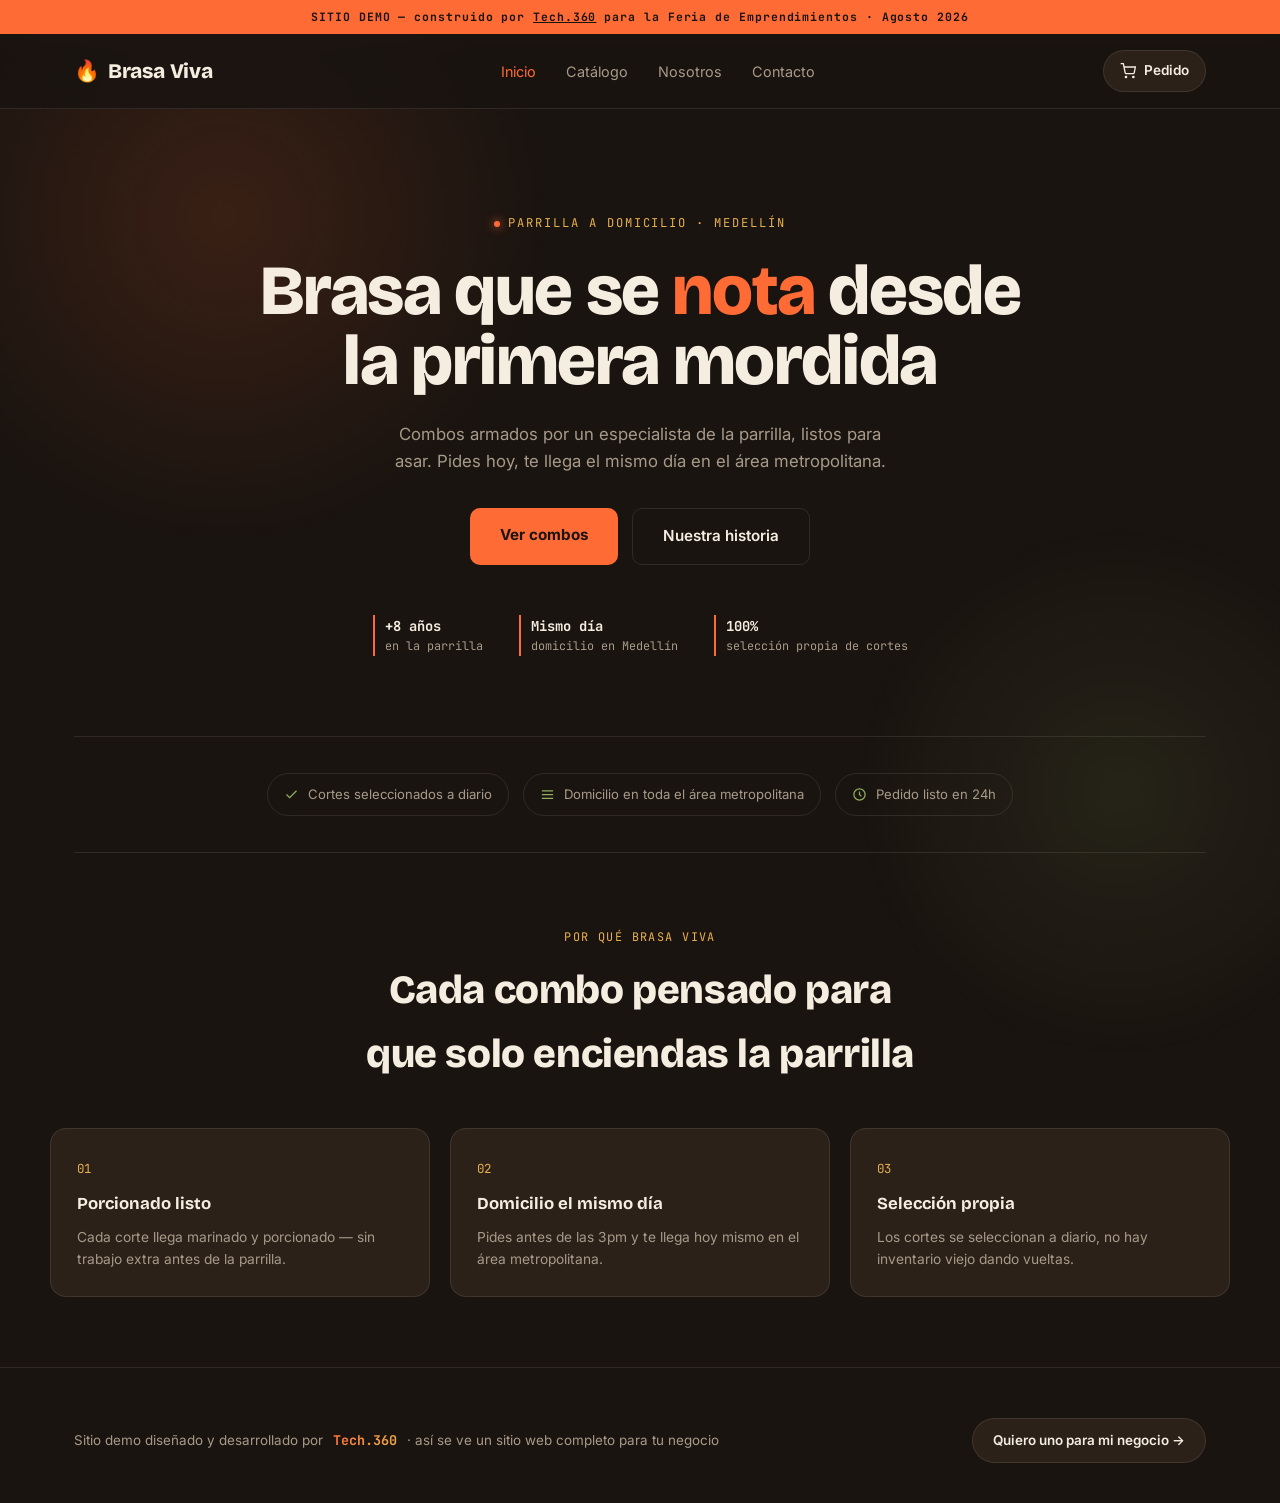
<file: index.html>
<!DOCTYPE html>
<html lang="es">
<head>
<meta charset="UTF-8">
<meta name="viewport" content="width=device-width, initial-scale=1.0">
<title>Brasa Viva — Parrilla a domicilio en Medellín | Demo Tech.360</title>
<link rel="preconnect" href="https://fonts.googleapis.com">
<link rel="preconnect" href="https://fonts.gstatic.com" crossorigin>
<link href="https://fonts.googleapis.com/css2?family=Bricolage+Grotesque:opsz,wght@12..96,400..900&family=Inter:wght@400;500;600;700&family=JetBrains+Mono:wght@400;500;700&display=swap" rel="stylesheet">
<link rel="stylesheet" href="styles.css">
</head>
<body>

<div class="demo-ribbon">SITIO DEMO — construido por <b>Tech.360</b> para la Feria de Emprendimientos · Agosto 2026</div>

<header>
  <nav>
    <a href="index.html" class="logo"><span class="flame">🔥</span> Brasa Viva</a>
    <div class="nav-links" id="navLinks">
      <a href="index.html" class="active">Inicio</a>
      <a href="catalogo.html">Catálogo</a>
      <a href="nosotros.html">Nosotros</a>
      <a href="contacto.html">Contacto</a>
    </div>
    <div class="nav-right">
      <a href="catalogo.html" class="cart-btn">
        <svg viewBox="0 0 24 24" fill="none" stroke="currentColor" stroke-width="2"><circle cx="9" cy="21" r="1"/><circle cx="20" cy="21" r="1"/><path d="M1 1h4l2.7 13.4a2 2 0 0 0 2 1.6h9.7a2 2 0 0 0 2-1.6L23 6H6"/></svg>
        Pedido
      </a>
      <button class="nav-toggle" id="navToggle" aria-label="Abrir menú"><span></span><span></span><span></span></button>
    </div>
  </nav>
</header>

<section class="hero">
  <span class="eyebrow">Parrilla a domicilio · Medellín</span>
  <h1>Brasa que se <span class="accent">nota</span> desde la primera mordida</h1>
  <p class="lead">Combos armados por un especialista de la parrilla, listos para asar. Pides hoy, te llega el mismo día en el área metropolitana.</p>
  <div class="hero-actions">
    <a href="catalogo.html" class="btn-primary">Ver combos</a>
    <a href="nosotros.html" class="btn-ghost">Nuestra historia</a>
  </div>
  <div class="hero-strip">
    <div><strong>+8 años</strong>en la parrilla</div>
    <div><strong>Mismo día</strong>domicilio en Medellín</div>
    <div><strong>100%</strong>selección propia de cortes</div>
  </div>
</section>

<div class="container">
  <div class="trust">
    <div class="trust-pill"><svg viewBox="0 0 24 24" fill="none" stroke="currentColor" stroke-width="2"><path d="M20 6 9 17l-5-5"/></svg>Cortes seleccionados a diario</div>
    <div class="trust-pill"><svg viewBox="0 0 24 24" fill="none" stroke="currentColor" stroke-width="2"><path d="M3 12h18M3 6h18M3 18h18"/></svg>Domicilio en toda el área metropolitana</div>
    <div class="trust-pill"><svg viewBox="0 0 24 24" fill="none" stroke="currentColor" stroke-width="2"><circle cx="12" cy="12" r="9"/><path d="M12 7v5l3 3"/></svg>Pedido listo en 24h</div>
  </div>
</div>

<section class="section container">
  <div class="section-head center">
    <span class="eyebrow">Por qué Brasa Viva</span>
    <h2>Cada combo pensado para que solo enciendas la parrilla</h2>
  </div>
  <div class="value-grid">
    <div class="value-card">
      <span class="num mono">01</span>
      <h3>Porcionado listo</h3>
      <p>Cada corte llega marinado y porcionado — sin trabajo extra antes de la parrilla.</p>
    </div>
    <div class="value-card">
      <span class="num mono">02</span>
      <h3>Domicilio el mismo día</h3>
      <p>Pides antes de las 3pm y te llega hoy mismo en el área metropolitana.</p>
    </div>
    <div class="value-card">
      <span class="num mono">03</span>
      <h3>Selección propia</h3>
      <p>Los cortes se seleccionan a diario, no hay inventario viejo dando vueltas.</p>
    </div>
  </div>
</section>

<footer>
  <div class="container footer-inner">
    <div class="footer-attr">
      Sitio demo diseñado y desarrollado por <span class="grad">Tech.360</span> · así se ve un sitio web completo para tu negocio
    </div>
    <a href="https://wa.me/573107344780?text=Hola%2C%20vi%20la%20demo%20Brasa%20Viva%20en%20la%20feria%20y%20quiero%20un%20sitio%20as%C3%AD%20para%20mi%20negocio" target="_blank" class="footer-cta">Quiero uno para mi negocio →</a>
  </div>
</footer>

<script>
  document.getElementById('navToggle').addEventListener('click', () => {
    document.getElementById('navLinks').classList.toggle('open');
  });
  document.querySelectorAll('#navLinks a').forEach(link => {
    link.addEventListener('click', () => document.getElementById('navLinks').classList.remove('open'));
  });
</script>

</body>
</html>
</file>
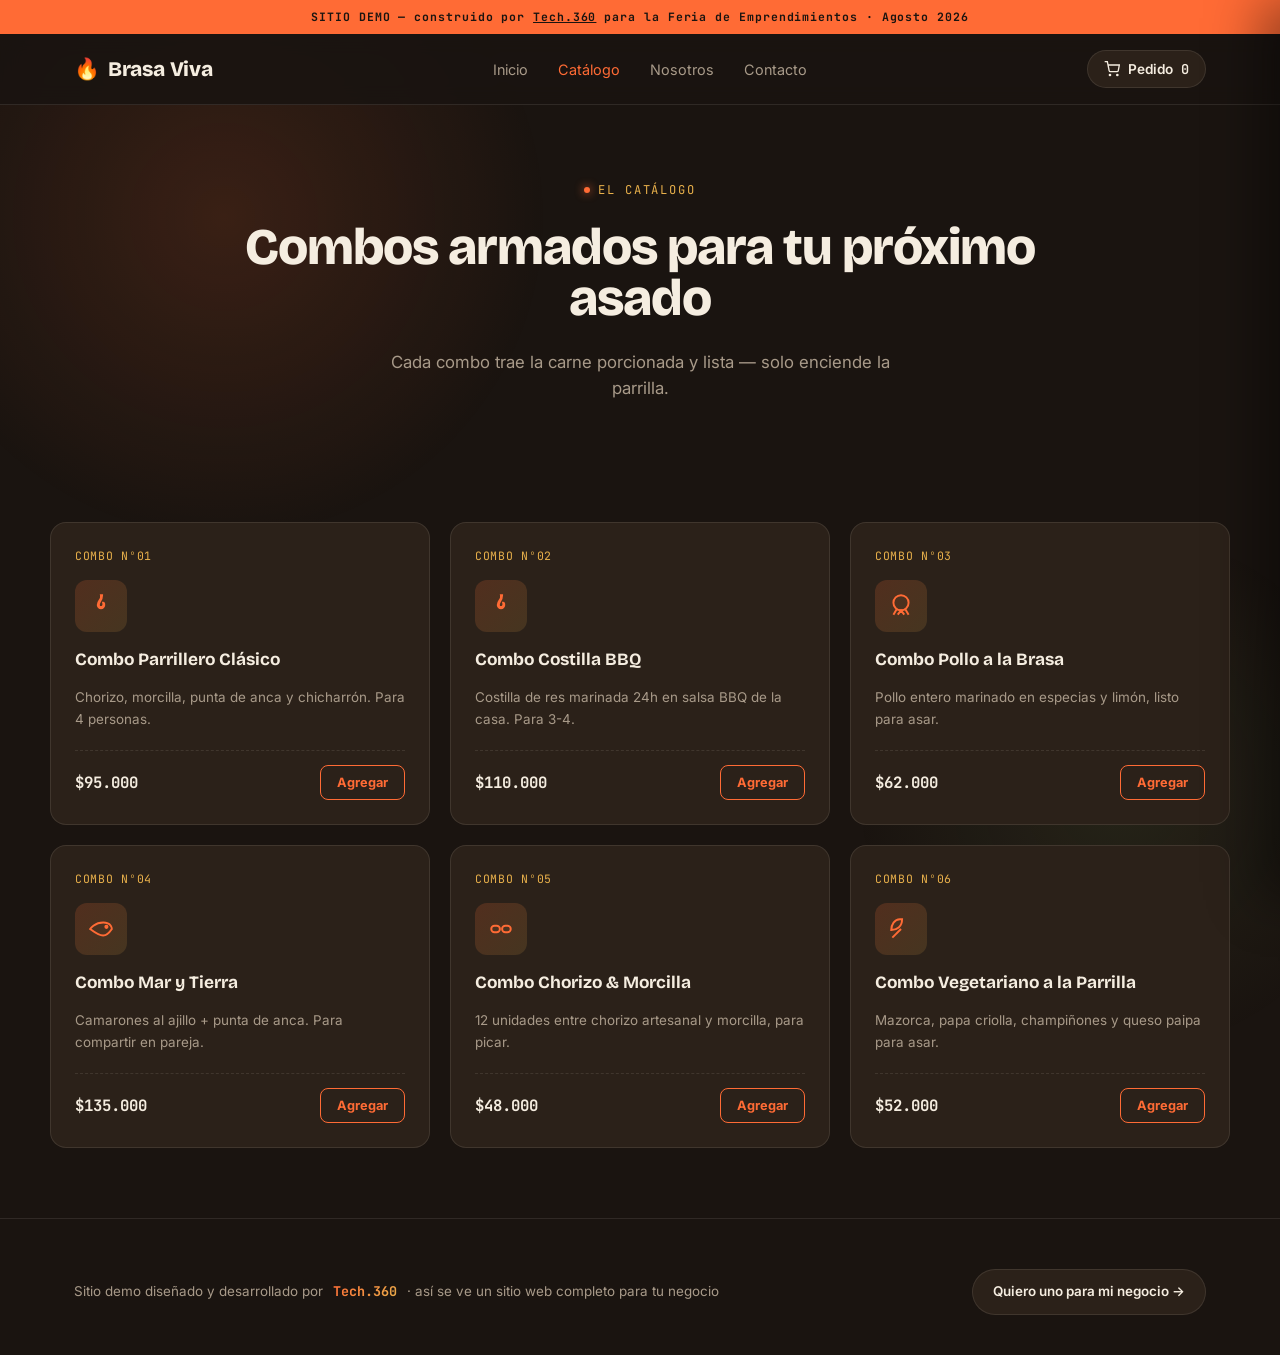
<file: catalogo.html>
<!DOCTYPE html>
<html lang="es">
<head>
<meta charset="UTF-8">
<meta name="viewport" content="width=device-width, initial-scale=1.0">
<title>Catálogo — Brasa Viva | Demo Tech.360</title>
<link rel="preconnect" href="https://fonts.googleapis.com">
<link rel="preconnect" href="https://fonts.gstatic.com" crossorigin>
<link href="https://fonts.googleapis.com/css2?family=Bricolage+Grotesque:opsz,wght@12..96,400..900&family=Inter:wght@400;500;600;700&family=JetBrains+Mono:wght@400;500;700&display=swap" rel="stylesheet">
<link rel="stylesheet" href="styles.css">
</head>
<body>

<div class="demo-ribbon">SITIO DEMO — construido por <b>Tech.360</b> para la Feria de Emprendimientos · Agosto 2026</div>

<header>
  <nav>
    <a href="index.html" class="logo"><span class="flame">🔥</span> Brasa Viva</a>
    <div class="nav-links" id="navLinks">
      <a href="index.html">Inicio</a>
      <a href="catalogo.html" class="active">Catálogo</a>
      <a href="nosotros.html">Nosotros</a>
      <a href="contacto.html">Contacto</a>
    </div>
    <div class="nav-right">
      <button class="cart-btn" id="cartBtn">
        <svg viewBox="0 0 24 24" fill="none" stroke="currentColor" stroke-width="2"><circle cx="9" cy="21" r="1"/><circle cx="20" cy="21" r="1"/><path d="M1 1h4l2.7 13.4a2 2 0 0 0 2 1.6h9.7a2 2 0 0 0 2-1.6L23 6H6"/></svg>
        Pedido <span class="cart-count mono" id="cartCount">0</span>
      </button>
      <button class="nav-toggle" id="navToggle" aria-label="Abrir menú"><span></span><span></span><span></span></button>
    </div>
  </nav>
</header>

<section class="hero small">
  <span class="eyebrow">El catálogo</span>
  <h1 style="font-size:clamp(2rem,5vw,3.2rem);">Combos armados para tu próximo asado</h1>
  <p class="lead">Cada combo trae la carne porcionada y lista — solo enciende la parrilla.</p>
</section>

<section class="section container">
  <div class="grid" id="productGrid"></div>
</section>

<footer>
  <div class="container footer-inner">
    <div class="footer-attr">
      Sitio demo diseñado y desarrollado por <span class="grad">Tech.360</span> · así se ve un sitio web completo para tu negocio
    </div>
    <a href="https://wa.me/573107344780?text=Hola%2C%20vi%20la%20demo%20Brasa%20Viva%20en%20la%20feria%20y%20quiero%20un%20sitio%20as%C3%AD%20para%20mi%20negocio" target="_blank" class="footer-cta">Quiero uno para mi negocio →</a>
  </div>
</footer>

<div class="cart-overlay" id="cartOverlay"></div>
<div class="cart-drawer" id="cartDrawer">
  <div class="ticket-head">
    <button class="close-cart" id="closeCart">
      <svg viewBox="0 0 24 24" width="16" height="16" fill="none" stroke="currentColor" stroke-width="2"><path d="M18 6 6 18M6 6l12 12"/></svg>
    </button>
    <span class="tag">PEDIDO Nº AUTO</span>
    <h3>Tu recibo</h3>
  </div>
  <div class="ticket-body" id="ticketBody"></div>
  <div class="ticket-foot">
    <div class="ticket-total"><span>Total</span><span id="ticketTotal" class="mono">$0</span></div>
    <button class="checkout-btn" id="checkoutBtn" disabled>Ir a pagar</button>
  </div>
</div>

<div class="modal-overlay" id="modalOverlay">
  <div class="modal" id="modalContent"></div>
</div>

<script>
const PRODUCTS = [
  { id:1, name:"Combo Parrillero Clásico", desc:"Chorizo, morcilla, punta de anca y chicharrón. Para 4 personas.", price:95000, icon:"flame" },
  { id:2, name:"Combo Costilla BBQ", desc:"Costilla de res marinada 24h en salsa BBQ de la casa. Para 3-4.", price:110000, icon:"flame" },
  { id:3, name:"Combo Pollo a la Brasa", desc:"Pollo entero marinado en especias y limón, listo para asar.", price:62000, icon:"drum" },
  { id:4, name:"Combo Mar y Tierra", desc:"Camarones al ajillo + punta de anca. Para compartir en pareja.", price:135000, icon:"fish" },
  { id:5, name:"Combo Chorizo & Morcilla", desc:"12 unidades entre chorizo artesanal y morcilla, para picar.", price:48000, icon:"link" },
  { id:6, name:"Combo Vegetariano a la Parrilla", desc:"Mazorca, papa criolla, champiñones y queso paipa para asar.", price:52000, icon:"leaf" },
];

const ICONS = {
  flame: '<path d="M12 2c1 4-3 5-3 9a3 3 0 0 0 6 0c0-1-.5-2-1-2 1 3-1 4-2 4a2 2 0 0 1-2-2c0-3 3-4 3-9z"/>',
  drum: '<circle cx="12" cy="9" r="7"/><path d="M9 20l3-4 3 4M8 15l-3 5M16 15l3 5"/>',
  fish: '<path d="M2 12s4-6 12-6 8 6 8 6-4 6-8 6-12-6-12-6z"/><circle cx="17" cy="10" r="1"/>',
  link: '<rect x="3" y="9" width="8" height="6" rx="3"/><rect x="13" y="9" width="8" height="6" rx="3"/>',
  leaf: '<path d="M11 3C6 3 3 8 3 13c5 0 10-3 10-10z"/><path d="M4 20 12 12"/>'
};

const fmt = n => "$" + n.toLocaleString("es-CO");
let cart = {};

function renderProducts(){
  const grid = document.getElementById('productGrid');
  grid.innerHTML = PRODUCTS.map((p,i) => `
    <div class="product">
      <span class="product-num mono">COMBO Nº${String(i+1).padStart(2,'0')}</span>
      <div class="product-icon"><svg viewBox="0 0 24 24" fill="none" stroke="currentColor" stroke-width="1.8">${ICONS[p.icon]}</svg></div>
      <h3>${p.name}</h3>
      <p class="desc">${p.desc}</p>
      <div class="product-footer">
        <span class="price">${fmt(p.price)}</span>
        <button class="add-btn" onclick="addToCart(${p.id})">Agregar</button>
      </div>
    </div>
  `).join('');
}

function addToCart(id){ cart[id] = (cart[id] || 0) + 1; renderCart(); openCart(); }
function removeFromCart(id){ delete cart[id]; renderCart(); }

function renderCart(){
  const body = document.getElementById('ticketBody');
  const ids = Object.keys(cart);
  const count = ids.reduce((sum,id) => sum + cart[id], 0);
  document.getElementById('cartCount').textContent = count;

  if(ids.length === 0){
    body.innerHTML = '<div class="ticket-empty">Tu recibo está vacío.<br>Agrega un combo del catálogo.</div>';
    document.getElementById('checkoutBtn').disabled = true;
  } else {
    body.innerHTML = ids.map(id => {
      const p = PRODUCTS.find(x => x.id == id);
      return `<div class="ticket-line">
        <span><span class="qty">${cart[id]}×</span> ${p.name}</span>
        <span style="display:flex; align-items:center; gap:10px;">${fmt(p.price * cart[id])}
          <button onclick="removeFromCart(${id})">quitar</button></span>
      </div>`;
    }).join('');
    document.getElementById('checkoutBtn').disabled = false;
  }
  const total = ids.reduce((sum,id) => sum + PRODUCTS.find(x => x.id == id).price * cart[id], 0);
  document.getElementById('ticketTotal').textContent = fmt(total);
}

function openCart(){ document.getElementById('cartDrawer').classList.add('open'); document.getElementById('cartOverlay').classList.add('open'); }
function closeCartFn(){ document.getElementById('cartDrawer').classList.remove('open'); document.getElementById('cartOverlay').classList.remove('open'); }
document.getElementById('cartBtn').addEventListener('click', openCart);
document.getElementById('closeCart').addEventListener('click', closeCartFn);
document.getElementById('cartOverlay').addEventListener('click', closeCartFn);

let selectedPay = null;
function totalValue(){ return Object.keys(cart).reduce((sum,id) => sum + PRODUCTS.find(x => x.id == id).price * cart[id], 0); }
function openCheckout(){ closeCartFn(); renderCheckoutForm(); document.getElementById('modalOverlay').classList.add('open'); }
function closeModal(){ document.getElementById('modalOverlay').classList.remove('open'); }

function renderCheckoutForm(){
  const modal = document.getElementById('modalContent');
  modal.innerHTML = `
    <button class="modal-close" onclick="closeModal()"><svg viewBox="0 0 24 24" width="14" height="14" fill="none" stroke="currentColor" stroke-width="2"><path d="M18 6 6 18M6 6l12 12"/></svg></button>
    <span class="demo-tag">⚡ MODO DEMO — no se realiza ningún cobro real</span>
    <h3>Finalizar pedido</h3>
    <div class="field"><label>Nombre completo</label><input id="fName" placeholder="Tu nombre"></div>
    <div class="field"><label>Teléfono</label><input id="fPhone" placeholder="300 123 4567"></div>
    <div class="field"><label>Dirección de entrega</label><input id="fAddr" placeholder="Calle, número, barrio"></div>
    <label style="display:block; font-size:0.76rem; color:var(--smoke); margin-bottom:9px; font-family:'JetBrains Mono',monospace;">Método de pago</label>
    <div class="pay-options" id="payOptions">
      <div class="pay-opt" data-pay="tarjeta">Tarjeta</div>
      <div class="pay-opt" data-pay="nequi">Nequi</div>
      <div class="pay-opt" data-pay="pse">PSE</div>
    </div>
    <div id="dynamicPayFields"></div>
    <div class="ticket-total" style="color:var(--cream);"><span>Total a pagar</span><span class="mono">${fmt(totalValue())}</span></div>
    <button class="checkout-btn" id="confirmPayBtn">Confirmar pedido (demo)</button>
  `;
  document.querySelectorAll('.pay-opt').forEach(opt => {
    opt.addEventListener('click', () => {
      document.querySelectorAll('.pay-opt').forEach(o => o.classList.remove('selected'));
      opt.classList.add('selected'); selectedPay = opt.dataset.pay;
      document.getElementById('dynamicPayFields').innerHTML = renderMethodFields(selectedPay);
    });
  });
  document.getElementById('confirmPayBtn').addEventListener('click', () => {
    const name = document.getElementById('fName').value.trim();
    if(!name || !selectedPay){ alert('Completa tu nombre y elige un método de pago para continuar con la demo.'); return; }
    renderSuccess(name);
  });
}

function renderMethodFields(method){
  if(method === 'tarjeta'){
    return `
      <div class="field"><label>Número de tarjeta</label><input id="cardNumber" placeholder="4111 1111 1111 1111" maxlength="19"></div>
      <div class="field-row">
        <div class="field"><label>Vencimiento</label><input id="cardExp" placeholder="MM/AA" maxlength="5"></div>
        <div class="field"><label>CVV</label><input id="cardCvv" placeholder="123" maxlength="4"></div>
      </div>
      <div class="field"><label>Nombre en la tarjeta</label><input id="cardName" placeholder="Como aparece en la tarjeta"></div>
    `;
  }
  if(method === 'nequi'){
    return `
      <div class="field"><label>Número de celular Nequi</label><input id="nequiPhone" placeholder="300 000 0000" maxlength="12"></div>
      <p class="pay-fields-hint">Te llegaría una notificación a tu app Nequi para aprobar el pago (demo — no se envía nada real).</p>
    `;
  }
  if(method === 'pse'){
    return `
      <div class="field-row">
        <div class="field"><label>Tipo de documento</label>
          <select id="pseDocType">
            <option>Cédula de ciudadanía</option>
            <option>Cédula de extranjería</option>
            <option>NIT</option>
          </select>
        </div>
        <div class="field"><label>Número de documento</label><input id="pseDocNumber" placeholder="1020304050"></div>
      </div>
      <div class="field"><label>Banco</label>
        <select id="pseBank">
          <option>Bancolombia</option>
          <option>Davivienda</option>
          <option>Banco de Bogotá</option>
          <option>BBVA Colombia</option>
          <option>Banco Av Villas</option>
          <option>Banco Caja Social</option>
        </select>
      </div>
      <p class="pay-fields-hint">Te redirigiría al portal de tu banco para confirmar el pago (demo — no hay redirección real).</p>
    `;
  }
  return '';
}

function renderSuccess(name){
  const orderId = 'BV-' + Math.floor(1000 + Math.random()*9000);
  const modal = document.getElementById('modalContent');
  modal.innerHTML = `
    <button class="modal-close" onclick="closeModal()"><svg viewBox="0 0 24 24" width="14" height="14" fill="none" stroke="currentColor" stroke-width="2"><path d="M18 6 6 18M6 6l12 12"/></svg></button>
    <div class="success-view">
      <div class="success-icon"><svg viewBox="0 0 24 24" fill="none" stroke="currentColor" stroke-width="2.2"><path d="M20 6 9 17l-5-5"/></svg></div>
      <h3>¡Pedido simulado confirmado, ${name.split(' ')[0]}!</h3>
      <div class="order-id mono">Pedido ${orderId}</div>
      <div class="success-note"><b>Esto es una demostración.</b> No se procesó ningún cobro real — así es exactamente el flujo de pago que Tech.360 construye para un negocio real, integrado con pasarelas como Wompi o PayU.</div>
    </div>
  `;
  cart = {}; renderCart();
}

document.getElementById('checkoutBtn').addEventListener('click', openCheckout);
document.getElementById('modalOverlay').addEventListener('click', (e) => { if(e.target.id === 'modalOverlay') closeModal(); });

renderProducts();
renderCart();

document.getElementById('navToggle').addEventListener('click', () => {
  document.getElementById('navLinks').classList.toggle('open');
});
document.querySelectorAll('#navLinks a').forEach(link => {
  link.addEventListener('click', () => document.getElementById('navLinks').classList.remove('open'));
});
</script>

</body>
</html>
</file>
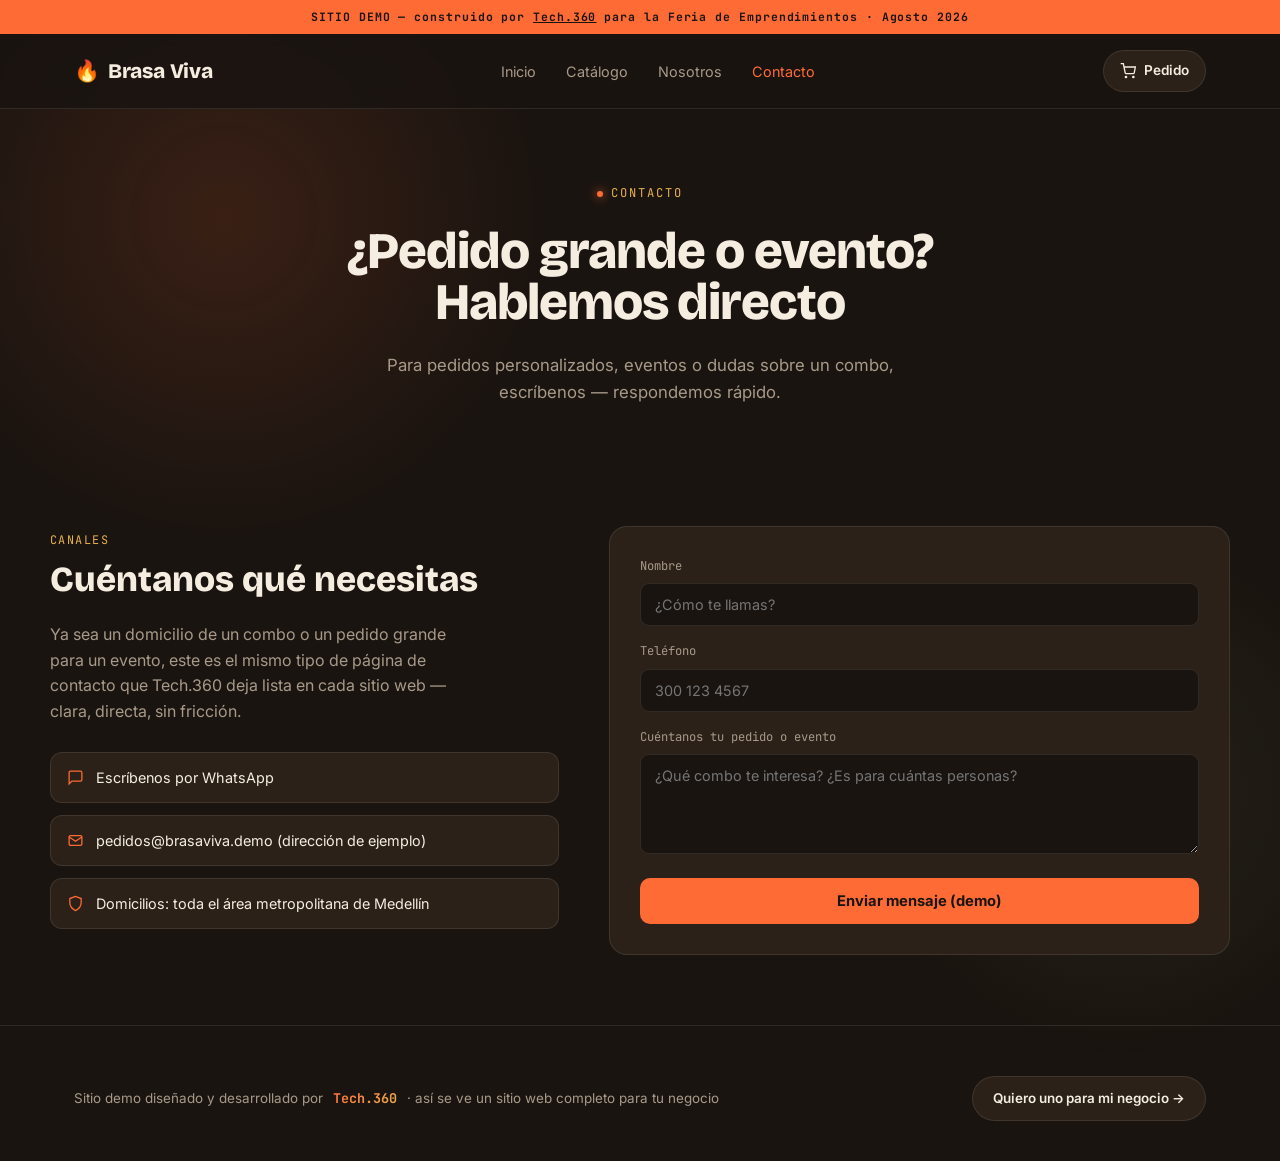
<file: contacto.html>
<!DOCTYPE html>
<html lang="es">
<head>
<meta charset="UTF-8">
<meta name="viewport" content="width=device-width, initial-scale=1.0">
<title>Contacto — Brasa Viva | Demo Tech.360</title>
<link rel="preconnect" href="https://fonts.googleapis.com">
<link rel="preconnect" href="https://fonts.gstatic.com" crossorigin>
<link href="https://fonts.googleapis.com/css2?family=Bricolage+Grotesque:opsz,wght@12..96,400..900&family=Inter:wght@400;500;600;700&family=JetBrains+Mono:wght@400;500;700&display=swap" rel="stylesheet">
<link rel="stylesheet" href="styles.css">
</head>
<body>

<div class="demo-ribbon">SITIO DEMO — construido por <b>Tech.360</b> para la Feria de Emprendimientos · Agosto 2026</div>

<header>
  <nav>
    <a href="index.html" class="logo"><span class="flame">🔥</span> Brasa Viva</a>
    <div class="nav-links" id="navLinks">
      <a href="index.html">Inicio</a>
      <a href="catalogo.html">Catálogo</a>
      <a href="nosotros.html">Nosotros</a>
      <a href="contacto.html" class="active">Contacto</a>
    </div>
    <div class="nav-right">
      <a href="catalogo.html" class="cart-btn">
        <svg viewBox="0 0 24 24" fill="none" stroke="currentColor" stroke-width="2"><circle cx="9" cy="21" r="1"/><circle cx="20" cy="21" r="1"/><path d="M1 1h4l2.7 13.4a2 2 0 0 0 2 1.6h9.7a2 2 0 0 0 2-1.6L23 6H6"/></svg>
        Pedido
      </a>
      <button class="nav-toggle" id="navToggle" aria-label="Abrir menú"><span></span><span></span><span></span></button>
    </div>
  </nav>
</header>

<section class="hero small">
  <span class="eyebrow">Contacto</span>
  <h1 style="font-size:clamp(2rem,5vw,3.2rem);">¿Pedido grande o evento? Hablemos directo</h1>
  <p class="lead">Para pedidos personalizados, eventos o dudas sobre un combo, escríbenos — respondemos rápido.</p>
</section>

<section class="section container">
  <div class="contact-wrap">
    <div class="contact-info">
      <span class="eyebrow mono" style="font-family:'JetBrains Mono',monospace; font-size:0.74rem; letter-spacing:0.12em; text-transform:uppercase; color:var(--gold);">Canales</span>
      <h2>Cuéntanos qué necesitas</h2>
      <p>Ya sea un domicilio de un combo o un pedido grande para un evento, este es el mismo tipo de página de contacto que Tech.360 deja lista en cada sitio web — clara, directa, sin fricción.</p>
      <div class="contact-channels">
        <a href="https://wa.me/573107344780?text=Hola%2C%20quiero%20hacer%20un%20pedido%20en%20Brasa%20Viva" target="_blank">
          <svg viewBox="0 0 24 24" fill="none" stroke="currentColor" stroke-width="1.8"><path d="M21 15a2 2 0 0 1-2 2H7l-4 4V5a2 2 0 0 1 2-2h14a2 2 0 0 1 2 2z"/></svg>
          Escríbenos por WhatsApp
        </a>
        <a href="#">
          <svg viewBox="0 0 24 24" fill="none" stroke="currentColor" stroke-width="1.8"><rect x="3" y="5" width="18" height="14" rx="2"/><path d="m3 7 9 6 9-6"/></svg>
          pedidos@brasaviva.demo (dirección de ejemplo)
        </a>
        <a href="#">
          <svg viewBox="0 0 24 24" fill="none" stroke="currentColor" stroke-width="1.8"><path d="M12 2 4 5v6c0 5 3.4 8.7 8 11 4.6-2.3 8-6 8-11V5z"/></svg>
          Domicilios: toda el área metropolitana de Medellín
        </a>
      </div>
    </div>

    <form class="demo-form" onsubmit="event.preventDefault(); document.getElementById('formNote').style.display='block'; this.reset();">
      <div class="field"><label>Nombre</label><input type="text" placeholder="¿Cómo te llamas?" required></div>
      <div class="field"><label>Teléfono</label><input type="tel" placeholder="300 123 4567" required></div>
      <div class="field"><label>Cuéntanos tu pedido o evento</label><textarea placeholder="¿Qué combo te interesa? ¿Es para cuántas personas?" required></textarea></div>
      <button type="submit" class="form-submit">Enviar mensaje (demo)</button>
      <p class="form-note" id="formNote" style="display:none;">✅ En un sitio real, este mensaje llegaría directo al correo o WhatsApp del negocio — en esta demo no se envía nada.</p>
    </form>
  </div>
</section>

<footer>
  <div class="container footer-inner">
    <div class="footer-attr">
      Sitio demo diseñado y desarrollado por <span class="grad">Tech.360</span> · así se ve un sitio web completo para tu negocio
    </div>
    <a href="https://wa.me/573107344780?text=Hola%2C%20vi%20la%20demo%20Brasa%20Viva%20en%20la%20feria%20y%20quiero%20un%20sitio%20as%C3%AD%20para%20mi%20negocio" target="_blank" class="footer-cta">Quiero uno para mi negocio →</a>
  </div>
</footer>

<script>
  document.getElementById('navToggle').addEventListener('click', () => {
    document.getElementById('navLinks').classList.toggle('open');
  });
  document.querySelectorAll('#navLinks a').forEach(link => {
    link.addEventListener('click', () => document.getElementById('navLinks').classList.remove('open'));
  });
</script>

</body>
</html>
</file>
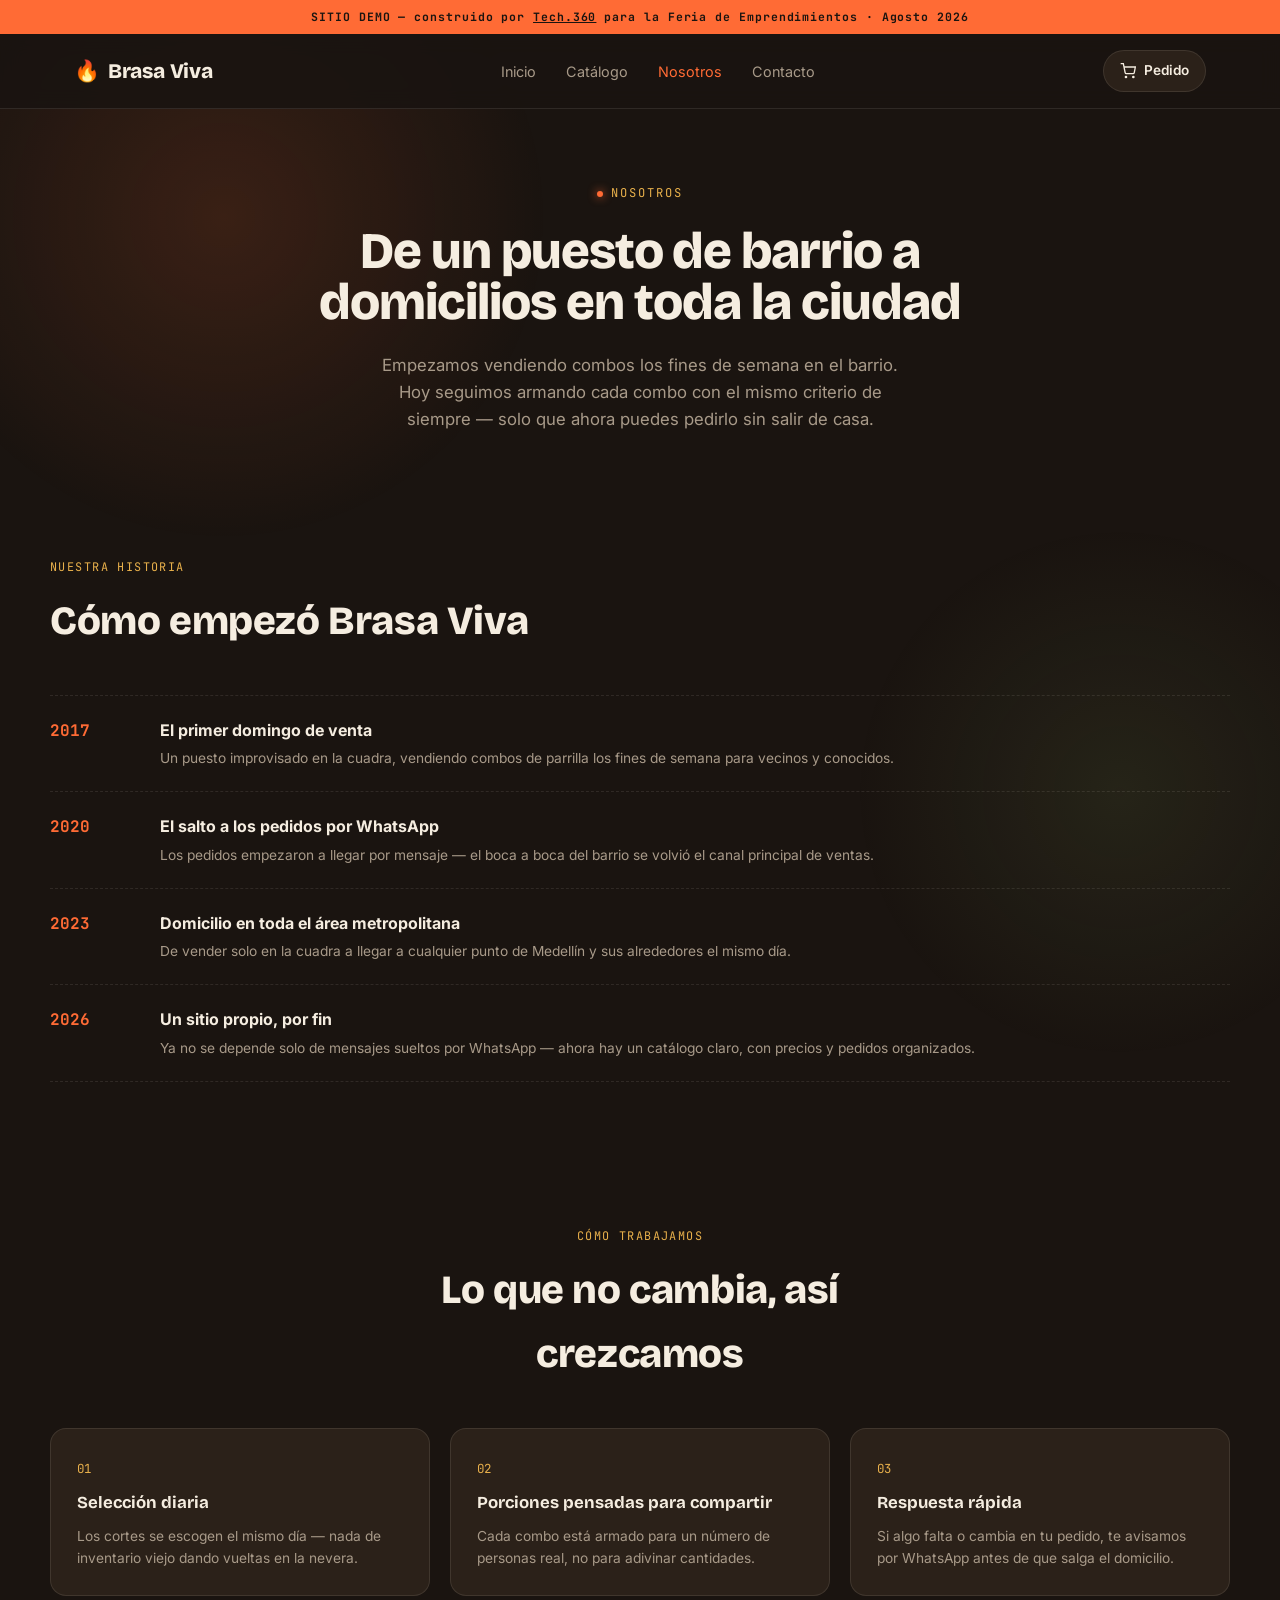
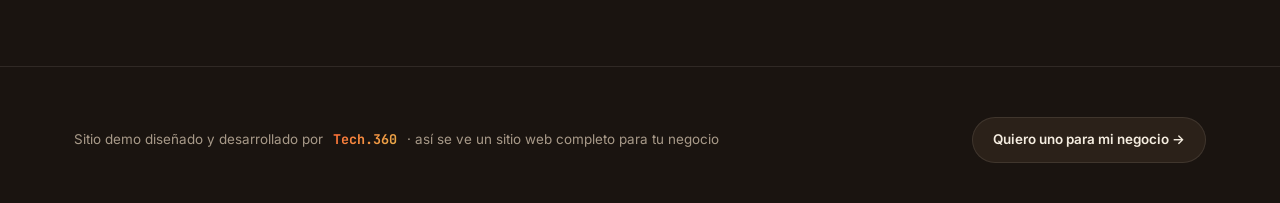
<file: nosotros.html>
<!DOCTYPE html>
<html lang="es">
<head>
<meta charset="UTF-8">
<meta name="viewport" content="width=device-width, initial-scale=1.0">
<title>Nosotros — Brasa Viva | Demo Tech.360</title>
<link rel="preconnect" href="https://fonts.googleapis.com">
<link rel="preconnect" href="https://fonts.gstatic.com" crossorigin>
<link href="https://fonts.googleapis.com/css2?family=Bricolage+Grotesque:opsz,wght@12..96,400..900&family=Inter:wght@400;500;600;700&family=JetBrains+Mono:wght@400;500;700&display=swap" rel="stylesheet">
<link rel="stylesheet" href="styles.css">
</head>
<body>

<div class="demo-ribbon">SITIO DEMO — construido por <b>Tech.360</b> para la Feria de Emprendimientos · Agosto 2026</div>

<header>
  <nav>
    <a href="index.html" class="logo"><span class="flame">🔥</span> Brasa Viva</a>
    <div class="nav-links" id="navLinks">
      <a href="index.html">Inicio</a>
      <a href="catalogo.html">Catálogo</a>
      <a href="nosotros.html" class="active">Nosotros</a>
      <a href="contacto.html">Contacto</a>
    </div>
    <div class="nav-right">
      <a href="catalogo.html" class="cart-btn">
        <svg viewBox="0 0 24 24" fill="none" stroke="currentColor" stroke-width="2"><circle cx="9" cy="21" r="1"/><circle cx="20" cy="21" r="1"/><path d="M1 1h4l2.7 13.4a2 2 0 0 0 2 1.6h9.7a2 2 0 0 0 2-1.6L23 6H6"/></svg>
        Pedido
      </a>
      <button class="nav-toggle" id="navToggle" aria-label="Abrir menú"><span></span><span></span><span></span></button>
    </div>
  </nav>
</header>

<section class="hero small">
  <span class="eyebrow">Nosotros</span>
  <h1 style="font-size:clamp(2rem,5vw,3.2rem);">De un puesto de barrio a domicilios en toda la ciudad</h1>
  <p class="lead">Empezamos vendiendo combos los fines de semana en el barrio. Hoy seguimos armando cada combo con el mismo criterio de siempre — solo que ahora puedes pedirlo sin salir de casa.</p>
</section>

<section class="section container">
  <div class="section-head">
    <span class="eyebrow">Nuestra historia</span>
    <h2>Cómo empezó Brasa Viva</h2>
  </div>
  <div class="timeline">
    <div class="timeline-item">
      <span class="yr mono">2017</span>
      <div>
        <h4>El primer domingo de venta</h4>
        <p>Un puesto improvisado en la cuadra, vendiendo combos de parrilla los fines de semana para vecinos y conocidos.</p>
      </div>
    </div>
    <div class="timeline-item">
      <span class="yr mono">2020</span>
      <div>
        <h4>El salto a los pedidos por WhatsApp</h4>
        <p>Los pedidos empezaron a llegar por mensaje — el boca a boca del barrio se volvió el canal principal de ventas.</p>
      </div>
    </div>
    <div class="timeline-item">
      <span class="yr mono">2023</span>
      <div>
        <h4>Domicilio en toda el área metropolitana</h4>
        <p>De vender solo en la cuadra a llegar a cualquier punto de Medellín y sus alrededores el mismo día.</p>
      </div>
    </div>
    <div class="timeline-item">
      <span class="yr mono">2026</span>
      <div>
        <h4>Un sitio propio, por fin</h4>
        <p>Ya no se depende solo de mensajes sueltos por WhatsApp — ahora hay un catálogo claro, con precios y pedidos organizados.</p>
      </div>
    </div>
  </div>
</section>

<section class="section container">
  <div class="section-head center">
    <span class="eyebrow">Cómo trabajamos</span>
    <h2>Lo que no cambia, así crezcamos</h2>
  </div>
  <div class="value-grid">
    <div class="value-card">
      <span class="num mono">01</span>
      <h3>Selección diaria</h3>
      <p>Los cortes se escogen el mismo día — nada de inventario viejo dando vueltas en la nevera.</p>
    </div>
    <div class="value-card">
      <span class="num mono">02</span>
      <h3>Porciones pensadas para compartir</h3>
      <p>Cada combo está armado para un número de personas real, no para adivinar cantidades.</p>
    </div>
    <div class="value-card">
      <span class="num mono">03</span>
      <h3>Respuesta rápida</h3>
      <p>Si algo falta o cambia en tu pedido, te avisamos por WhatsApp antes de que salga el domicilio.</p>
    </div>
  </div>
</section>

<footer>
  <div class="container footer-inner">
    <div class="footer-attr">
      Sitio demo diseñado y desarrollado por <span class="grad">Tech.360</span> · así se ve un sitio web completo para tu negocio
    </div>
    <a href="https://wa.me/573107344780?text=Hola%2C%20vi%20la%20demo%20Brasa%20Viva%20en%20la%20feria%20y%20quiero%20un%20sitio%20as%C3%AD%20para%20mi%20negocio" target="_blank" class="footer-cta">Quiero uno para mi negocio →</a>
  </div>
</footer>

<script>
  document.getElementById('navToggle').addEventListener('click', () => {
    document.getElementById('navLinks').classList.toggle('open');
  });
  document.querySelectorAll('#navLinks a').forEach(link => {
    link.addEventListener('click', () => document.getElementById('navLinks').classList.remove('open'));
  });
</script>

</body>
</html>
</file>
<file: styles.css>
:root{
  --char:#1a1410;
  --char-2:#241c15;
  --card:#2b2119;
  --ember:#ff6b35;
  --ember-2:#ff8c5a;
  --gold:#e8b04b;
  --herb:#8fae62;
  --cream:#f5ede0;
  --smoke:#a89a89;
  --line:rgba(245,237,224,0.1);
}
*{margin:0;padding:0;box-sizing:border-box;}
html{scroll-behavior:smooth;}
body{
  background:var(--char);
  color:var(--cream);
  font-family:'Inter',sans-serif;
  line-height:1.6;
  overflow-x:hidden;
}
h1,h2,h3,.display{ font-family:'Bricolage Grotesque',sans-serif; }
.mono{ font-family:'JetBrains Mono',monospace; }
a{ color:inherit; text-decoration:none; }
img{max-width:100%;display:block;}
button{ font-family:inherit; cursor:pointer; border:none; background:none; color:inherit; }
.container{ max-width:1180px; margin:0 auto; padding:0 24px; }

body::before{
  content:"";
  position:fixed; top:-15%; left:-10%;
  width:55vw; height:55vw;
  background:radial-gradient(circle, rgba(255,107,53,0.14), transparent 65%);
  z-index:-1; pointer-events:none;
}
body::after{
  content:"";
  position:fixed; bottom:-20%; right:-10%;
  width:45vw; height:45vw;
  background:radial-gradient(circle, rgba(143,174,98,0.10), transparent 65%);
  z-index:-1; pointer-events:none;
}

.demo-ribbon{
  background:var(--ember); color:var(--char); text-align:center;
  font-family:'JetBrains Mono',monospace; font-size:0.72rem;
  letter-spacing:0.08em; font-weight:700; padding:8px 16px;
}
.demo-ribbon b{ text-decoration:underline; }

header{
  position:sticky; top:0; z-index:200;
  background:rgba(26,20,16,0.88);
  backdrop-filter:blur(10px);
  border-bottom:1px solid var(--line);
}
nav{
  display:flex; align-items:center; justify-content:space-between;
  padding:16px 24px; max-width:1180px; margin:0 auto;
}
.logo{
  font-family:'Bricolage Grotesque',sans-serif; font-weight:900; font-size:1.3rem;
  letter-spacing:-0.01em; display:flex; align-items:center; gap:8px;
}
.logo .flame{ color:var(--ember); }
.nav-links{ display:flex; gap:30px; font-size:0.9rem; color:var(--smoke); }
.nav-links a:hover{ color:var(--cream); }
.nav-links a.active{ color:var(--ember); }
.nav-right{ display:flex; align-items:center; gap:16px; }
.cart-btn{
  position:relative; display:flex; align-items:center; gap:8px;
  background:var(--card); border:1px solid var(--line);
  padding:9px 16px; border-radius:999px; font-size:0.85rem; font-weight:600;
}
.cart-btn svg{ width:16px; height:16px; }

.hero{ padding:100px 24px 80px; text-align:center; max-width:840px; margin:0 auto; }
.hero.small{ padding:70px 24px 50px; }
.hero .eyebrow{
  font-family:'JetBrains Mono',monospace; font-size:0.76rem;
  letter-spacing:0.16em; text-transform:uppercase; color:var(--gold);
  display:inline-flex; align-items:center; gap:8px; margin-bottom:22px;
}
.hero .eyebrow::before{
  content:""; width:6px; height:6px; border-radius:50%;
  background:var(--ember); box-shadow:0 0 10px var(--ember);
}
.hero h1{ font-size:clamp(2.4rem, 6.5vw, 4.4rem); font-weight:900; line-height:1; letter-spacing:-0.02em; }
.hero h1 .accent{ color:var(--ember); }
.hero p.lead{ margin:24px auto 0; max-width:520px; color:var(--smoke); font-size:1.05rem; }
.hero-actions{ display:flex; gap:14px; justify-content:center; margin-top:34px; flex-wrap:wrap; }
.btn-primary{
  background:var(--ember); color:var(--char); font-weight:700; padding:15px 30px;
  border-radius:10px; font-size:0.95rem; transition:transform 0.2s ease, background 0.2s ease;
}
.btn-primary:hover{ transform:translateY(-2px); background:var(--ember-2); }
.btn-ghost{
  border:1px solid var(--line); padding:15px 30px; border-radius:10px;
  font-weight:600; font-size:0.95rem; color:var(--cream);
}
.btn-ghost:hover{ border-color:var(--smoke); }

.hero-strip{ display:flex; justify-content:center; gap:36px; margin-top:50px; flex-wrap:wrap; }
.hero-strip div{
  font-family:'JetBrains Mono',monospace; font-size:0.74rem; color:var(--smoke);
  border-left:2px solid var(--ember); padding-left:10px; text-align:left;
}
.hero-strip div strong{ display:block; color:var(--cream); font-size:0.86rem; }

.section{ padding:70px 0; }
.section-head{ max-width:560px; margin-bottom:42px; }
.section-head.center{ margin-left:auto; margin-right:auto; text-align:center; }
.section-head .eyebrow{
  font-family:'JetBrains Mono',monospace; font-size:0.74rem;
  letter-spacing:0.12em; text-transform:uppercase; color:var(--gold);
}
.section-head h2{ font-size:clamp(1.8rem,3.4vw,2.5rem); font-weight:800; margin-top:10px; letter-spacing:-0.01em; }
.section-head p{ color:var(--smoke); margin-top:12px; font-size:0.96rem; }

.grid{ display:grid; grid-template-columns:repeat(3,1fr); gap:20px; }
.product{
  background:var(--card); border:1px solid var(--line); border-radius:16px; padding:24px;
  display:flex; flex-direction:column; gap:14px;
  transition:border-color 0.25s ease, transform 0.25s ease;
}
.product:hover{ border-color:var(--ember); transform:translateY(-3px); }
.product-num{ font-family:'JetBrains Mono',monospace; font-size:0.72rem; color:var(--gold); letter-spacing:0.06em; }
.product-icon{
  width:52px; height:52px; border-radius:12px; display:flex; align-items:center; justify-content:center;
  background:linear-gradient(135deg, rgba(255,107,53,0.18), rgba(232,176,75,0.14));
}
.product-icon svg{ width:26px; height:26px; color:var(--ember); }
.product h3{ font-size:1.08rem; font-weight:700; }
.product .desc{ font-size:0.84rem; color:var(--smoke); flex:1; }
.product-footer{
  display:flex; align-items:center; justify-content:space-between;
  margin-top:6px; padding-top:14px; border-top:1px dashed var(--line);
}
.price{ font-family:'JetBrains Mono',monospace; font-weight:700; color:var(--cream); font-size:0.98rem; }
.add-btn{
  background:transparent; border:1px solid var(--ember); color:var(--ember);
  padding:9px 16px; border-radius:8px; font-size:0.8rem; font-weight:700;
  transition:background 0.2s ease, color 0.2s ease;
}
.add-btn:hover{ background:var(--ember); color:var(--char); }

.trust{
  display:flex; flex-wrap:wrap; gap:14px; justify-content:center; padding:36px 0;
  border-top:1px solid var(--line); border-bottom:1px solid var(--line);
}
.trust-pill{
  display:flex; align-items:center; gap:9px; border:1px solid var(--line);
  padding:10px 16px; border-radius:999px; font-size:0.82rem; color:var(--smoke);
}
.trust-pill svg{ width:15px; height:15px; color:var(--herb); flex-shrink:0; }

.value-grid{ display:grid; grid-template-columns:repeat(3,1fr); gap:20px; }
.value-card{ background:var(--card); border:1px solid var(--line); border-radius:16px; padding:26px; }
.value-card .num{ font-family:'JetBrains Mono',monospace; color:var(--gold); font-size:0.78rem; }
.value-card h3{ font-size:1.05rem; margin:10px 0 8px; }
.value-card p{ font-size:0.86rem; color:var(--smoke); }

.timeline{ display:flex; flex-direction:column; gap:0; margin-top:10px; }
.timeline-item{
  display:grid; grid-template-columns:90px 1fr; gap:20px;
  padding:22px 0; border-top:1px dashed var(--line);
}
.timeline-item:last-child{ border-bottom:1px dashed var(--line); }
.timeline-item .yr{ font-family:'JetBrains Mono',monospace; color:var(--ember); font-weight:700; }
.timeline-item h4{ font-size:1rem; margin-bottom:4px; }
.timeline-item p{ font-size:0.86rem; color:var(--smoke); }

.contact-wrap{ display:grid; grid-template-columns:0.9fr 1.1fr; gap:50px; }
.contact-info h2{ font-size:clamp(1.6rem,3vw,2.2rem); font-weight:800; }
.contact-info p{ color:var(--smoke); margin-top:14px; max-width:420px; }
.contact-channels{ margin-top:28px; display:flex; flex-direction:column; gap:12px; }
.contact-channels a{
  display:flex; align-items:center; gap:12px; font-size:0.9rem;
  border:1px solid var(--line); padding:13px 16px; border-radius:12px;
  background:var(--card); transition:border-color 0.2s ease;
}
.contact-channels a:hover{ border-color:var(--ember); }
.contact-channels svg{ width:17px; height:17px; color:var(--ember); flex-shrink:0; }

form.demo-form{ background:var(--card); border:1px solid var(--line); border-radius:18px; padding:30px; }
.field{ margin-bottom:16px; }
.field label{
  display:block; font-size:0.76rem; color:var(--smoke); margin-bottom:7px;
  font-family:'JetBrains Mono',monospace;
}
.field input, .field textarea{
  width:100%; background:var(--char); border:1px solid var(--line);
  border-radius:9px; padding:12px 14px; color:var(--cream); font-size:0.9rem; font-family:'Inter',sans-serif;
}
.field textarea{ min-height:100px; resize:vertical; }
.field input:focus, .field textarea:focus{ outline:2px solid var(--ember); outline-offset:1px; }
.form-submit{
  width:100%; background:var(--ember); color:var(--char); font-weight:700;
  padding:14px; border-radius:10px; font-size:0.92rem;
}
.form-note{
  margin-top:14px; font-size:0.76rem; color:var(--smoke); text-align:center;
}

.field select{
  width:100%; background:var(--char); border:1px solid var(--line);
  border-radius:9px; padding:12px 14px; color:var(--cream); font-size:0.9rem; font-family:'Inter',sans-serif;
}
.field select:focus{ outline:2px solid var(--ember); outline-offset:1px; }
.field-row{ display:flex; gap:10px; }
.field-row .field{ flex:1; }
.pay-fields-hint{ font-size:0.78rem; color:var(--smoke); margin:-6px 0 14px; line-height:1.5; }

.cart-overlay{
  position:fixed; inset:0; background:rgba(10,8,6,0.6); z-index:400;
  opacity:0; pointer-events:none; transition:opacity 0.3s ease;
}
.cart-overlay.open{ opacity:1; pointer-events:auto; }
.cart-drawer{
  position:fixed; top:0; right:0; bottom:0; width:min(400px, 92vw);
  background:var(--cream); color:var(--char); z-index:401;
  transform:translateX(100%); transition:transform 0.35s cubic-bezier(.2,.9,.3,1);
  display:flex; flex-direction:column; box-shadow:-20px 0 50px rgba(0,0,0,0.4);
}
.cart-drawer.open{ transform:translateX(0); }
.cart-drawer::before{
  content:""; position:absolute; left:0; top:0; bottom:0; width:2px;
  background-image:repeating-linear-gradient(to bottom, var(--ember) 0 8px, transparent 8px 16px);
}
.ticket-head{ padding:26px 26px 16px; border-bottom:2px dashed rgba(26,20,16,0.2); position:relative; }
.ticket-head .tag{ font-family:'JetBrains Mono',monospace; font-size:0.7rem; letter-spacing:0.1em; color:var(--ember); font-weight:700; }
.ticket-head h3{ font-size:1.4rem; font-weight:900; margin-top:4px; }
.ticket-body{ flex:1; overflow-y:auto; padding:16px 26px; }
.ticket-line{
  display:flex; justify-content:space-between; align-items:center; padding:12px 0;
  border-bottom:1px dashed rgba(26,20,16,0.15); font-family:'JetBrains Mono',monospace; font-size:0.82rem;
}
.ticket-line .qty{ color:rgba(26,20,16,0.55); }
.ticket-line button{ color:var(--ember); font-size:0.72rem; text-decoration:underline; }
.ticket-empty{ text-align:center; color:rgba(26,20,16,0.5); padding:40px 10px; font-size:0.88rem; }
.ticket-foot{ padding:20px 26px 26px; border-top:2px dashed rgba(26,20,16,0.2); }
.ticket-total{ display:flex; justify-content:space-between; font-family:'JetBrains Mono',monospace; font-weight:700; font-size:1.05rem; margin-bottom:16px; }
.checkout-btn{ width:100%; background:var(--char); color:var(--cream); padding:15px; border-radius:10px; font-weight:700; font-size:0.92rem; }
.checkout-btn:disabled{ opacity:0.4; cursor:default; }
.close-cart{ position:absolute; top:20px; right:20px; width:32px; height:32px; border-radius:50%; background:rgba(26,20,16,0.06); display:flex; align-items:center; justify-content:center; }

.modal-overlay{
  position:fixed; inset:0; background:rgba(10,8,6,0.72); z-index:500;
  display:none; align-items:center; justify-content:center; padding:20px;
}
.modal-overlay.open{ display:flex; }
.modal{
  background:var(--char-2); border:1px solid var(--line); border-radius:20px;
  max-width:440px; width:100%; padding:32px; max-height:88vh; overflow-y:auto; position:relative;
}
.modal .demo-tag{
  display:inline-flex; align-items:center; gap:6px; background:rgba(255,107,53,0.14); color:var(--ember);
  font-family:'JetBrains Mono',monospace; font-size:0.68rem; font-weight:700; padding:6px 12px; border-radius:999px; margin-bottom:16px;
}
.modal h3{ font-size:1.3rem; font-weight:800; margin-bottom:20px; }
.pay-options{ display:grid; grid-template-columns:repeat(3,1fr); gap:10px; margin-bottom:22px; }
.pay-opt{
  border:1.5px solid var(--line); border-radius:10px; padding:14px 8px; text-align:center;
  font-size:0.76rem; font-weight:600; color:var(--smoke); transition:border-color 0.2s ease, color 0.2s ease;
}
.pay-opt.selected{ border-color:var(--ember); color:var(--cream); background:rgba(255,107,53,0.08); }
.modal-close{
  position:absolute; top:18px; right:18px; width:30px; height:30px; border-radius:50%;
  background:rgba(245,237,224,0.06); display:flex; align-items:center; justify-content:center;
}
.success-view{ text-align:center; padding:10px 0; }
.success-icon{
  width:64px; height:64px; border-radius:50%; background:rgba(143,174,98,0.14); color:var(--herb);
  display:flex; align-items:center; justify-content:center; margin:0 auto 18px;
}
.success-icon svg{ width:30px; height:30px; }
.order-id{ font-family:'JetBrains Mono',monospace; color:var(--gold); font-size:0.9rem; margin-top:10px; }
.success-note{
  margin-top:22px; padding:16px; border-radius:12px; background:rgba(255,107,53,0.08);
  border:1px solid rgba(255,107,53,0.2); font-size:0.82rem; color:var(--smoke); text-align:left; line-height:1.6;
}
.success-note b{ color:var(--cream); }

footer{ border-top:1px solid var(--line); padding:50px 0 40px; }
.footer-inner{ display:flex; justify-content:space-between; align-items:center; flex-wrap:wrap; gap:20px; }
.footer-attr{ font-size:0.84rem; color:var(--smoke); display:flex; align-items:center; gap:10px; flex-wrap:wrap; }
.footer-attr .grad{
  font-family:'JetBrains Mono',monospace; font-weight:700;
  background:linear-gradient(135deg, var(--ember), var(--gold));
  -webkit-background-clip:text; background-clip:text; color:transparent;
}
.footer-cta{ background:var(--card); border:1px solid var(--line); padding:11px 20px; border-radius:999px; font-size:0.84rem; font-weight:600; }
.footer-cta:hover{ border-color:var(--ember); }

.nav-toggle{
  display:none;
  flex-direction:column;
  gap:5px;
  background:none;
  border:none;
  cursor:pointer;
  padding:4px;
}
.nav-toggle span{
  width:22px;height:2px;background:var(--cream);border-radius:2px;
}

@media (max-width:900px){
  .grid, .value-grid{ grid-template-columns:repeat(2,1fr); }
  .contact-wrap{ grid-template-columns:1fr; }
  nav{ position:relative; }
  .nav-links{
    position:absolute; top:100%; left:0; right:0;
    background:var(--char-2);
    flex-direction:column;
    padding:20px 24px;
    gap:18px;
    border-bottom:1px solid var(--line);
    transform:translateY(-8px);
    opacity:0;
    pointer-events:none;
    transition:transform 0.25s ease, opacity 0.25s ease;
    z-index:199;
  }
  .nav-links.open{ transform:translateY(0); opacity:1; pointer-events:auto; }
  .nav-toggle{ display:flex; }
}
@media (max-width:560px){
  .grid, .value-grid{ grid-template-columns:1fr; }
  .pay-options{ grid-template-columns:1fr; }
  .hero{ padding:70px 20px 60px; }
  .timeline-item{ grid-template-columns:1fr; gap:6px; }
}
@media (prefers-reduced-motion: reduce){
  *{ animation:none !important; transition:none !important; }
}
</file>
